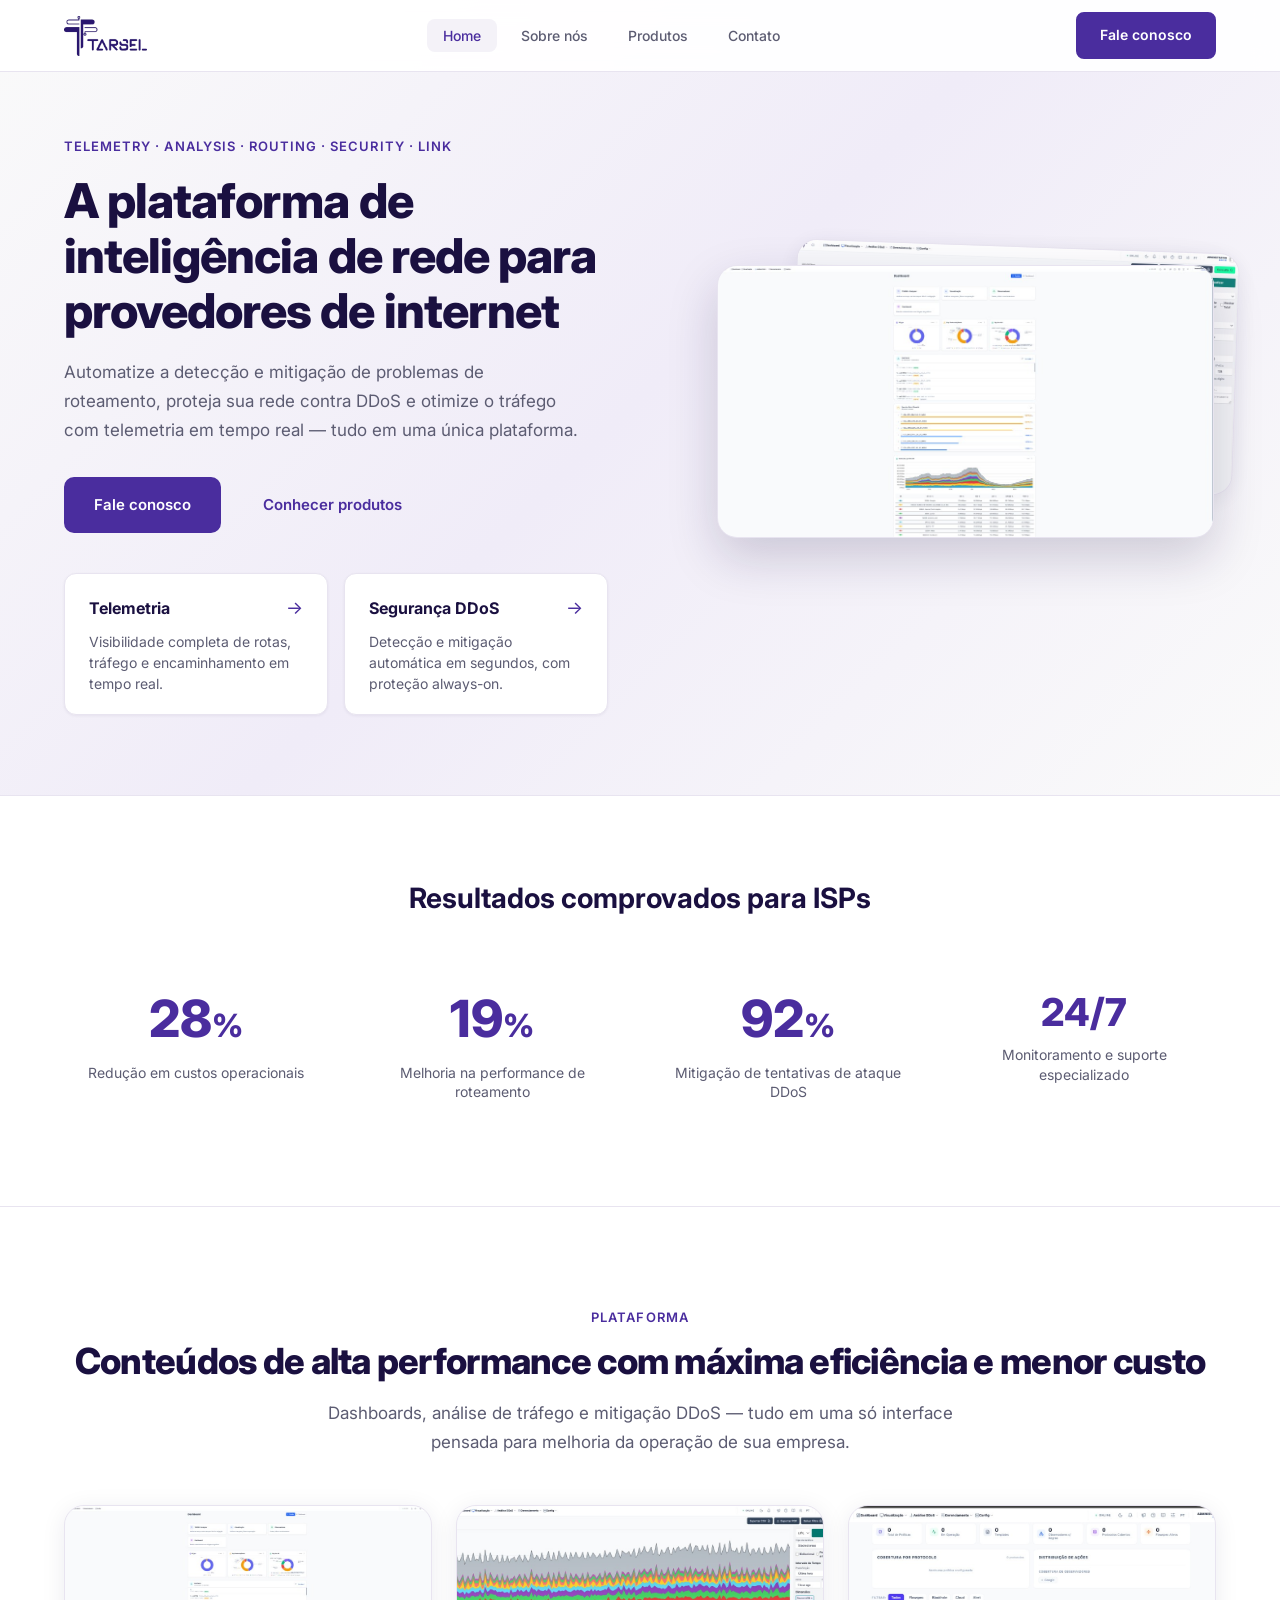
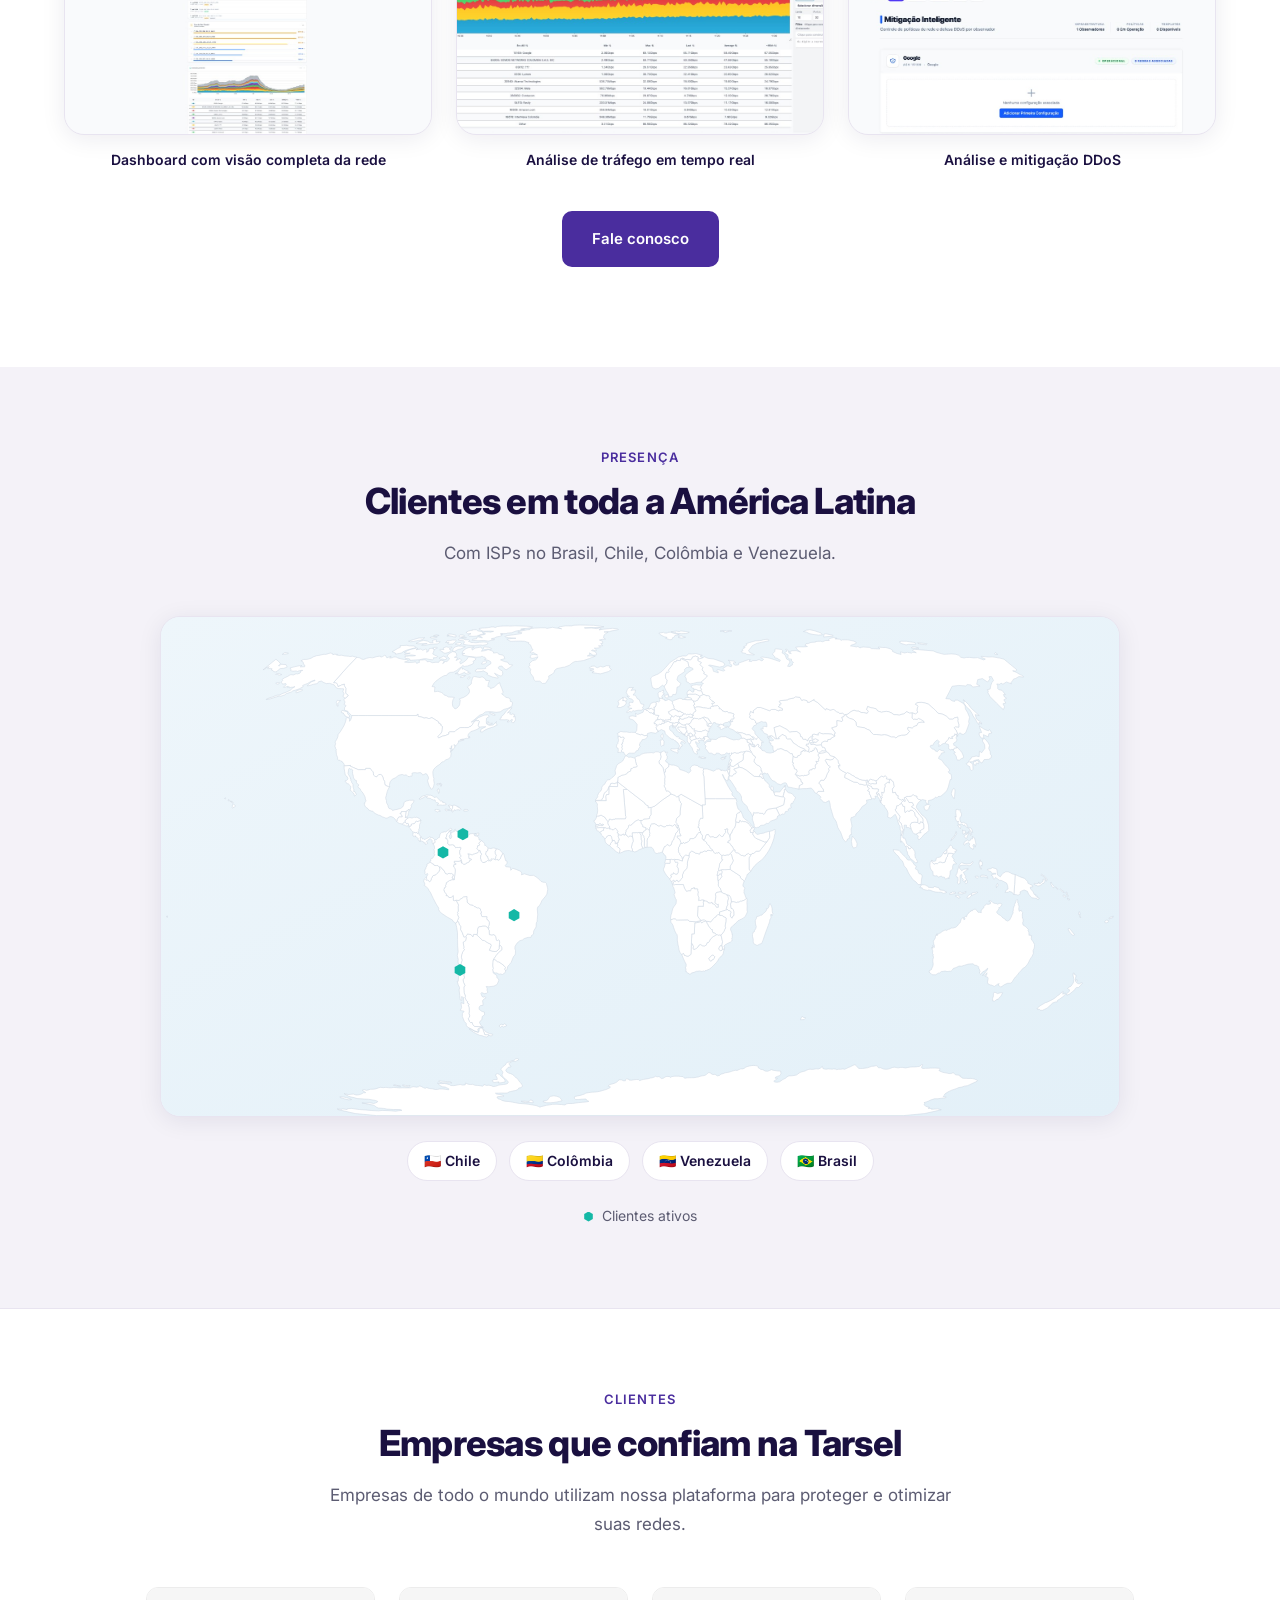
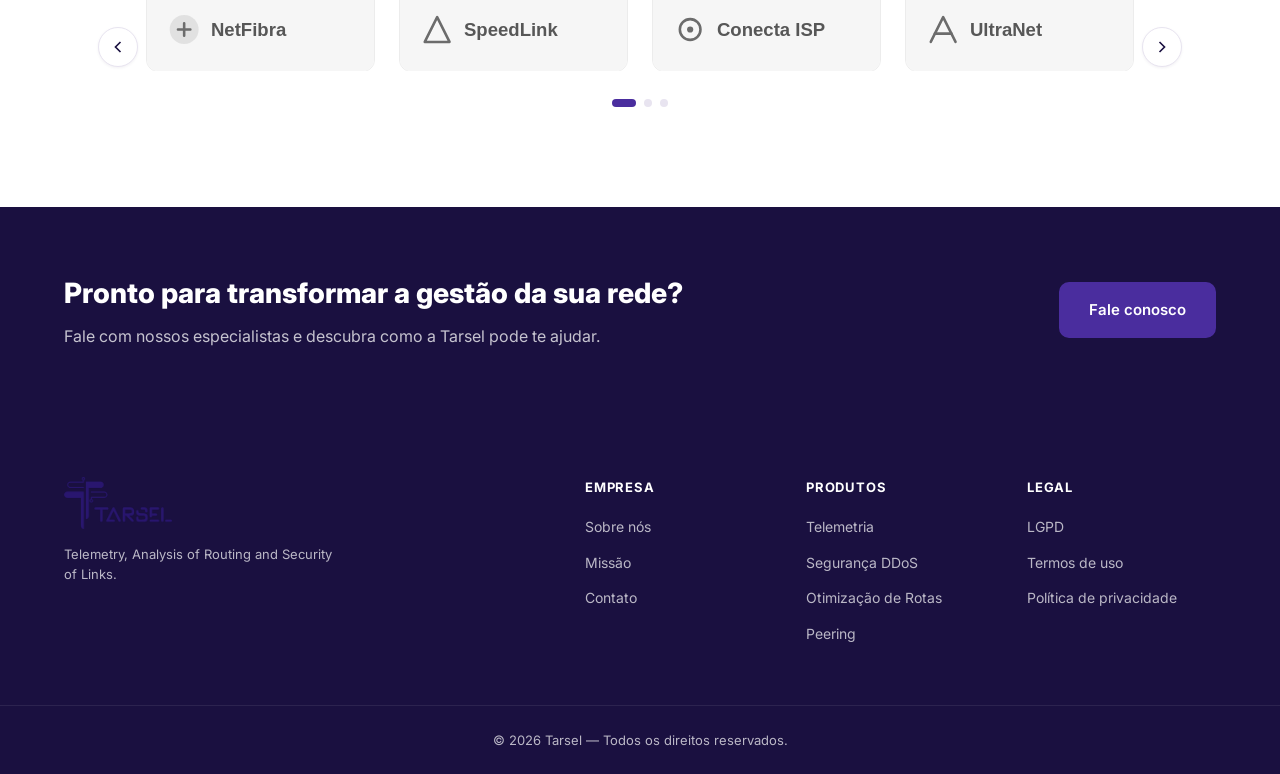
<file: index.html>
<!DOCTYPE html>
<html lang="pt-BR">
<head>
  <meta charset="UTF-8">
  <meta name="viewport" content="width=device-width, initial-scale=1.0">
  <meta name="description" content="Tarsel — Telemetria, análise de roteamento e segurança para ISPs na América Latina.">
  <title>Tarsel — Inteligência de Rede para ISPs</title>
  <link rel="preconnect" href="https://fonts.googleapis.com">
  <link rel="preconnect" href="https://fonts.gstatic.com" crossorigin>
  <link href="https://fonts.googleapis.com/css2?family=Inter:wght@400;500;600;700;800&display=swap" rel="stylesheet">
  <link rel="stylesheet" href="css/styles.css">
  <link rel="icon" href="assets/logo-transparent.png" type="image/png">
</head>
<body>

  <header class="header" id="header">
    <div class="container header__inner">
      <a href="index.html" class="header__logo" aria-label="Tarsel — Página inicial">
        <img src="assets/logo-transparent.png" alt="Tarsel" class="header__logo-img">
      </a>
      <nav class="nav" id="nav" aria-label="Menu principal">
        <ul class="nav__list">
          <li><a href="index.html" class="nav__link nav__link--active">Home</a></li>
          <li><a href="sobre.html" class="nav__link">Sobre nós</a></li>
          <li><a href="produtos.html" class="nav__link">Produtos</a></li>
          <li><a href="contato.html" class="nav__link">Contato</a></li>
        </ul>
      </nav>
      <div class="header__actions">
        <a href="contato.html" class="btn btn--primary">Fale conosco</a>
      </div>
      <button class="header__toggle" id="menu-toggle" aria-label="Abrir menu" aria-expanded="false">
        <span></span><span></span><span></span>
      </button>
    </div>
  </header>

  <main>

    <!-- Hero -->
    <section class="hero">
      <div class="container hero__inner">
        <div class="hero__content">
          <p class="hero__eyebrow">Telemetry · Analysis · Routing · Security · Link</p>
          <h1 class="hero__title">A plataforma de inteligência de rede para provedores de internet</h1>
          <p class="hero__subtitle">
            Automatize a detecção e mitigação de problemas de roteamento, proteja sua rede contra DDoS e otimize o tráfego com telemetria em tempo real — tudo em uma única plataforma.
          </p>
          <div class="hero__actions">
            <a href="contato.html" class="btn btn--primary btn--lg">Fale conosco</a>
            <a href="produtos.html" class="btn btn--ghost btn--lg">Conhecer produtos</a>
          </div>
          <div class="hero__cards">
            <a href="produtos.html" class="feature-card">
              <div class="feature-card__header">
                <h3>Telemetria</h3>
                <span class="feature-card__arrow" aria-hidden="true">→</span>
              </div>
              <p>Visibilidade completa de rotas, tráfego e encaminhamento em tempo real.</p>
            </a>
            <a href="produtos.html" class="feature-card">
              <div class="feature-card__header">
                <h3>Segurança DDoS</h3>
                <span class="feature-card__arrow" aria-hidden="true">→</span>
              </div>
              <p>Detecção e mitigação automática em segundos, com proteção always-on.</p>
            </a>
          </div>
        </div>
        <div class="hero__visual">
          <div class="product-preview" aria-hidden="true">
            <img
              class="product-preview__img product-preview__img--back"
              src="assets/screenshots/traffic-analysis.jpg"
              alt=""
              width="1024"
              height="558"
              loading="eager"
            >
            <img
              class="product-preview__img product-preview__img--main"
              src="assets/screenshots/dashboard.jpg"
              alt="Dashboard da plataforma Tarsel com telemetria e análise de tráfego"
              width="1024"
              height="561"
              loading="eager"
            >
          </div>
        </div>
      </div>
    </section>

    <!-- Stats -->
    <section class="stats">
      <div class="container">
        <h2 class="stats__heading">Resultados comprovados para ISPs</h2>
        <div class="stats__grid">
          <div class="stat">
            <span class="stat__value" data-target="30">0</span><span class="stat__suffix">%</span>
            <span class="stat__label">Redução em custos operacionais</span>
          </div>
          <div class="stat">
            <span class="stat__value" data-target="20">0</span><span class="stat__suffix">%</span>
            <span class="stat__label">Melhoria na performance de roteamento</span>
          </div>
          <div class="stat">
            <span class="stat__value" data-target="98">0</span><span class="stat__suffix">%</span>
            <span class="stat__label">Mitigação de tentativas de ataque DDoS</span>
          </div>
          <div class="stat">
            <span class="stat__value stat__value--text">24/7</span>
            <span class="stat__label">Monitoramento e suporte especializado</span>
          </div>
        </div>
      </div>
    </section>

    <!-- Plataforma -->
    <section class="platform-showcase" id="plataforma">
      <div class="container">
        <div class="section-header section-header--center">
          <p class="section-header__eyebrow">Plataforma</p>
          <h2 class="section-header__title">Conteúdos de alta performance com máxima eficiência e menor custo</h2>
          <p class="section-header__subtitle">
            Dashboards, análise de tráfego e mitigação DDoS — tudo em uma só interface pensada para melhoria da operação de sua empresa.
          </p>
        </div>
        <div class="platform-showcase__grid">
          <figure class="platform-shot">
            <div class="platform-shot__frame">
              <img src="assets/screenshots/dashboard.jpg" alt="Dashboard Tarsel com widgets de telemetria e alertas" loading="lazy" width="1024" height="561">
            </div>
            <figcaption>Dashboard com visão completa da rede</figcaption>
          </figure>
          <figure class="platform-shot">
            <div class="platform-shot__frame">
              <img src="assets/screenshots/traffic-analysis.jpg" alt="Gráfico de análise de tráfego por ASN na Tarsel" loading="lazy" width="1024" height="558">
            </div>
            <figcaption>Análise de tráfego em tempo real</figcaption>
          </figure>
          <figure class="platform-shot">
            <div class="platform-shot__frame">
              <img src="assets/screenshots/ddos-analysis.jpg" alt="Tela de análise e mitigação DDoS da plataforma Tarsel" loading="lazy" width="1024" height="565">
            </div>
            <figcaption>Análise e mitigação DDoS</figcaption>
          </figure>
        </div>
        <div class="platform-showcase__cta">
          <a href="contato.html" class="btn btn--primary btn--lg">Fale conosco</a>
        </div>
      </div>
    </section>

    <!-- Mapa de presença -->
    <section class="presence-map" id="presenca">
      <div class="container">
        <div class="section-header section-header--center">
          <p class="section-header__eyebrow">Presença</p>
          <h2 class="section-header__title">Clientes em toda a América Latina</h2>
          <p class="section-header__subtitle">
            Com ISPs no Brasil, Chile, Colômbia e Venezuela.
          </p>
        </div>
        <div class="presence-map__canvas">
          <img
            class="presence-map__img"
            src="assets/map-world.svg"
            width="960"
            height="500"
            alt="Mapa mundial com clientes Tarsel no Chile, Colômbia, Venezuela e Brasil"
            loading="lazy"
          />
        </div>
        <div class="presence-map__countries">
          <span class="presence-map__country">🇨🇱 Chile</span>
          <span class="presence-map__country">🇨🇴 Colômbia</span>
          <span class="presence-map__country">🇻🇪 Venezuela</span>
          <span class="presence-map__country">🇧🇷 Brasil</span>
        </div>
        <p class="presence-map__legend"><span class="presence-map__legend-dot"></span> Clientes ativos</p>
      </div>
    </section>

    <!-- Clientes -->
    <section class="clients" id="clientes" aria-label="Nossos clientes">
      <div class="container">
        <div class="section-header section-header--center">
          <p class="section-header__eyebrow">Clientes</p>
          <h2 class="section-header__title">Empresas que confiam na Tarsel</h2>
          <p class="section-header__subtitle">
            Empresas de todo o mundo utilizam nossa plataforma para proteger e otimizar suas redes.
          </p>
        </div>
      </div>
      <div class="clients-carousel" data-clients-carousel>
        <button type="button" class="clients-carousel__btn clients-carousel__btn--prev" aria-label="Cliente anterior">
          <svg viewBox="0 0 24 24" fill="none" stroke="currentColor" stroke-width="2"><path d="M15 18l-6-6 6-6"/></svg>
        </button>
        <div class="clients-carousel__viewport">
          <div class="clients-carousel__track">
            <div class="clients-carousel__item"><img src="assets/clients/client-01.svg" alt="NetFibra" loading="lazy"></div>
            <div class="clients-carousel__item"><img src="assets/clients/client-02.svg" alt="SpeedLink" loading="lazy"></div>
            <div class="clients-carousel__item"><img src="assets/clients/client-03.svg" alt="Conecta ISP" loading="lazy"></div>
            <div class="clients-carousel__item"><img src="assets/clients/client-04.svg" alt="UltraNet" loading="lazy"></div>
            <div class="clients-carousel__item"><img src="assets/clients/client-05.svg" alt="DigitalLink" loading="lazy"></div>
            <div class="clients-carousel__item"><img src="assets/clients/client-06.svg" alt="FiberMax" loading="lazy"></div>
          </div>
        </div>
        <button type="button" class="clients-carousel__btn clients-carousel__btn--next" aria-label="Próximo cliente">
          <svg viewBox="0 0 24 24" fill="none" stroke="currentColor" stroke-width="2"><path d="M9 18l6-6-6-6"/></svg>
        </button>
        <div class="clients-carousel__dots" role="tablist" aria-label="Navegação do carrossel"></div>
      </div>
    </section>

    <!-- CTA -->
    <section class="cta-banner">
      <div class="container cta-banner__inner">
        <div>
          <h2>Pronto para transformar a gestão da sua rede?</h2>
          <p>Fale com nossos especialistas e descubra como a Tarsel pode te ajudar.</p>
        </div>
        <a href="contato.html" class="btn btn--primary btn--lg">Fale conosco</a>
      </div>
    </section>

  </main>

  <footer class="footer">
    <div class="container footer__inner">
      <div class="footer__brand">
        <img src="assets/logo-transparent.png" alt="Tarsel" class="footer__logo">
        <p>Telemetry, Analysis of Routing and Security of Links.</p>
      </div>
      <div class="footer__links">
        <div class="footer__col">
          <h4>Empresa</h4>
          <ul>
            <li><a href="sobre.html">Sobre nós</a></li>
            <li><a href="sobre.html#missao">Missão</a></li>
            <li><a href="contato.html">Contato</a></li>
          </ul>
        </div>
        <div class="footer__col">
          <h4>Produtos</h4>
          <ul>
            <li><a href="produtos.html">Telemetria</a></li>
            <li><a href="produtos.html">Segurança DDoS</a></li>
            <li><a href="produtos.html">Otimização de Rotas</a></li>
            <li><a href="produtos.html">Peering</a></li>
          </ul>
        </div>
        <div class="footer__col">
          <h4>Legal</h4>
          <ul>
            <li><a href="#">LGPD</a></li>
            <li><a href="#">Termos de uso</a></li>
            <li><a href="#">Política de privacidade</a></li>
          </ul>
        </div>
      </div>
    </div>
    <div class="footer__bottom">
      <div class="container">
        <p>&copy; 2026 Tarsel — Todos os direitos reservados.</p>
      </div>
    </div>
  </footer>

  <script src="js/main.js"></script>
</body>
</html>
</file>
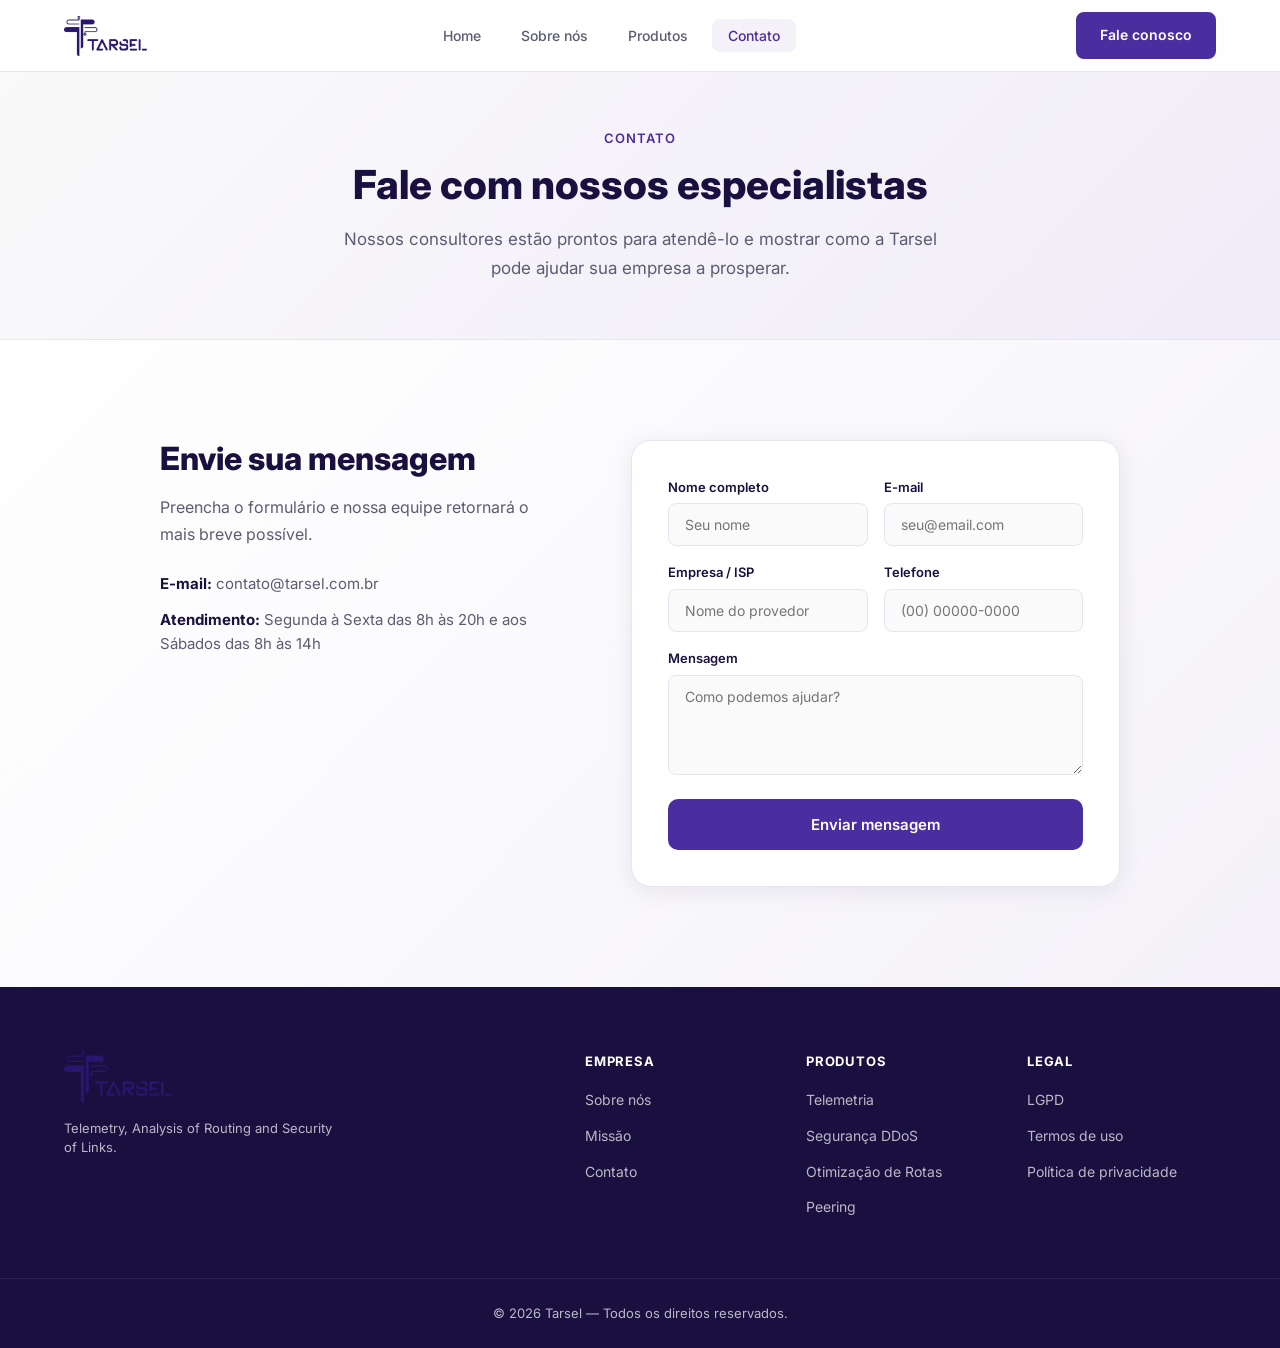
<file: contato.html>
<!DOCTYPE html>
<html lang="pt-BR">
<head>
  <meta charset="UTF-8">
  <meta name="viewport" content="width=device-width, initial-scale=1.0">
  <meta name="description" content="Entre em contato com a Tarsel — fale com nossos especialistas em inteligência de rede para ISPs.">
  <title>Contato — Tarsel</title>
  <link rel="preconnect" href="https://fonts.googleapis.com">
  <link rel="preconnect" href="https://fonts.gstatic.com" crossorigin>
  <link href="https://fonts.googleapis.com/css2?family=Inter:wght@400;500;600;700;800&display=swap" rel="stylesheet">
  <link rel="stylesheet" href="css/styles.css">
  <link rel="icon" href="assets/logo-transparent.png" type="image/png">
</head>
<body>

  <header class="header" id="header">
    <div class="container header__inner">
      <a href="index.html" class="header__logo" aria-label="Tarsel — Página inicial">
        <img src="assets/logo-transparent.png" alt="Tarsel" class="header__logo-img">
      </a>
      <nav class="nav" id="nav" aria-label="Menu principal">
        <ul class="nav__list">
          <li><a href="index.html" class="nav__link">Home</a></li>
          <li><a href="sobre.html" class="nav__link">Sobre nós</a></li>
          <li><a href="produtos.html" class="nav__link">Produtos</a></li>
          <li><a href="contato.html" class="nav__link nav__link--active">Contato</a></li>
        </ul>
      </nav>
      <div class="header__actions">
        <a href="contato.html" class="btn btn--primary">Fale conosco</a>
      </div>
      <button class="header__toggle" id="menu-toggle" aria-label="Abrir menu" aria-expanded="false">
        <span></span><span></span><span></span>
      </button>
    </div>
  </header>

  <main>
    <section class="page-hero">
      <div class="container">
        <p class="section-header__eyebrow">Contato</p>
        <h1 class="page-hero__title">Fale com nossos especialistas</h1>
        <p class="page-hero__subtitle">Nossos consultores estão prontos para atendê-lo e mostrar como a Tarsel pode ajudar sua empresa a prosperar.</p>
      </div>
    </section>

    <section class="cta cta--page">
      <div class="container">
        <div class="cta__inner">
          <div class="cta__content">
            <h2>Envie sua mensagem</h2>
            <p>Preencha o formulário e nossa equipe retornará o mais breve possível.</p>
            <ul class="contact-info">
              <li><strong>E-mail:</strong> contato@tarsel.com.br</li>
              <li><strong>Atendimento:</strong> Segunda à Sexta das 8h às 20h e aos Sábados das 8h às 14h</li>
            </ul>
          </div>
          <form class="contact-form" id="contact-form">
          <div class="contact-form__row">
            <div class="form-group">
              <label for="nome">Nome completo</label>
              <input type="text" id="nome" name="nome" placeholder="Seu nome" required>
            </div>
            <div class="form-group">
              <label for="email">E-mail</label>
              <input type="email" id="email" name="email" placeholder="seu@email.com" required>
            </div>
          </div>
          <div class="contact-form__row">
            <div class="form-group">
              <label for="empresa">Empresa / ISP</label>
              <input type="text" id="empresa" name="empresa" placeholder="Nome do provedor">
            </div>
            <div class="form-group">
              <label for="telefone">Telefone</label>
              <input type="tel" id="telefone" name="telefone" placeholder="(00) 00000-0000">
            </div>
          </div>
          <div class="form-group">
            <label for="mensagem">Mensagem</label>
            <textarea id="mensagem" name="mensagem" rows="4" placeholder="Como podemos ajudar?"></textarea>
          </div>
          <button type="submit" class="btn btn--primary btn--lg btn--full">Enviar mensagem</button>
        </form>
        </div>
      </div>
    </section>
  </main>

  <footer class="footer">
    <div class="container footer__inner">
      <div class="footer__brand">
        <img src="assets/logo-transparent.png" alt="Tarsel" class="footer__logo">
        <p>Telemetry, Analysis of Routing and Security of Links.</p>
      </div>
      <div class="footer__links">
        <div class="footer__col">
          <h4>Empresa</h4>
          <ul>
            <li><a href="sobre.html">Sobre nós</a></li>
            <li><a href="sobre.html#missao">Missão</a></li>
            <li><a href="contato.html">Contato</a></li>
          </ul>
        </div>
        <div class="footer__col">
          <h4>Produtos</h4>
          <ul>
            <li><a href="produtos.html">Telemetria</a></li>
            <li><a href="produtos.html">Segurança DDoS</a></li>
            <li><a href="produtos.html">Otimização de Rotas</a></li>
            <li><a href="produtos.html">Peering</a></li>
          </ul>
        </div>
        <div class="footer__col">
          <h4>Legal</h4>
          <ul>
            <li><a href="#">LGPD</a></li>
            <li><a href="#">Termos de uso</a></li>
            <li><a href="#">Política de privacidade</a></li>
          </ul>
        </div>
      </div>
    </div>
    <div class="footer__bottom">
      <div class="container"><p>&copy; 2026 Tarsel — Todos os direitos reservados.</p></div>
    </div>
  </footer>

  <script src="js/main.js"></script>
</body>
</html>
</file>
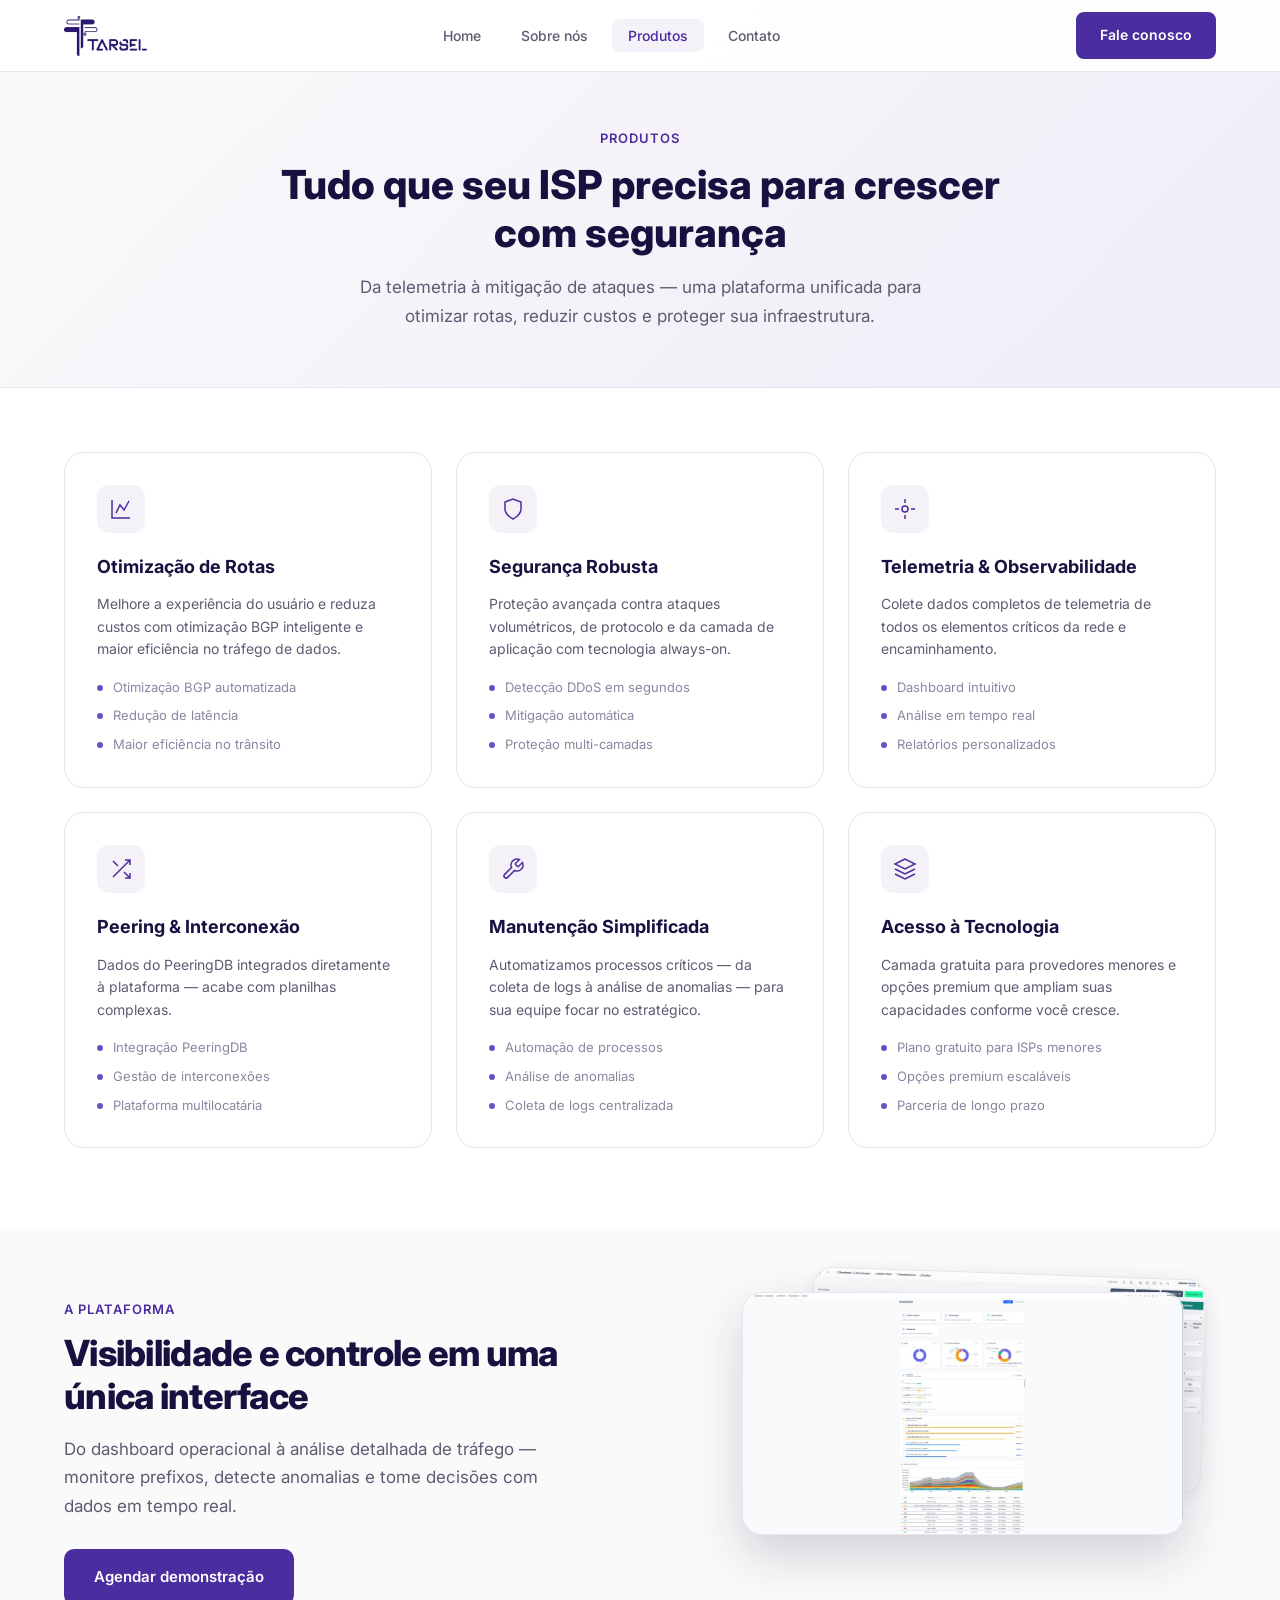
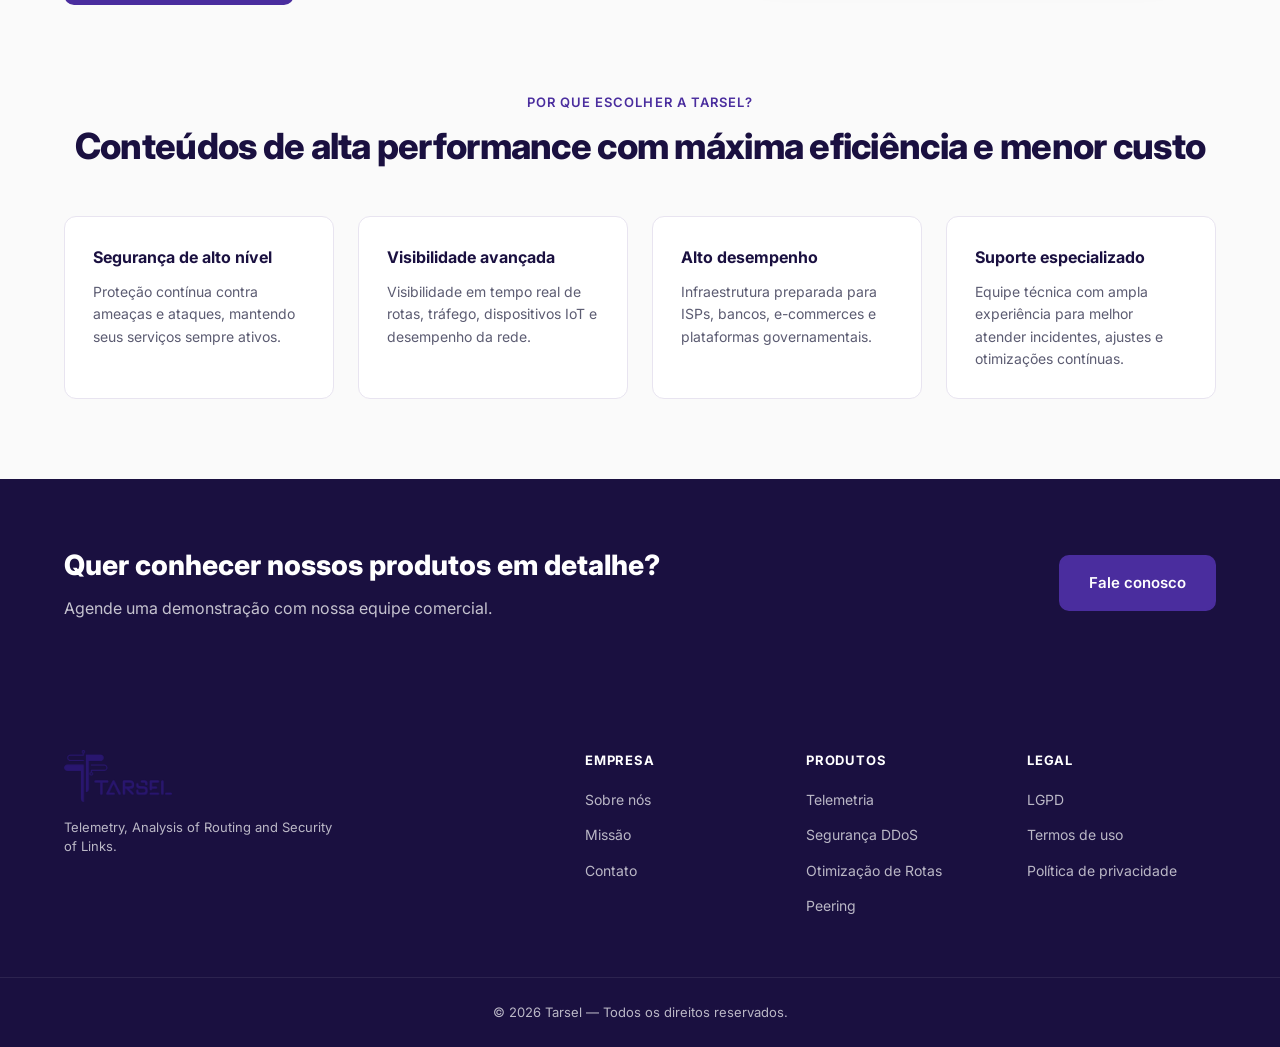
<file: produtos.html>
<!DOCTYPE html>
<html lang="pt-BR">
<head>
  <meta charset="UTF-8">
  <meta name="viewport" content="width=device-width, initial-scale=1.0">
  <meta name="description" content="Produtos Tarsel — Telemetria, segurança DDoS, otimização de rotas e peering para ISPs.">
  <title>Produtos — Tarsel</title>
  <link rel="preconnect" href="https://fonts.googleapis.com">
  <link rel="preconnect" href="https://fonts.gstatic.com" crossorigin>
  <link href="https://fonts.googleapis.com/css2?family=Inter:wght@400;500;600;700;800&display=swap" rel="stylesheet">
  <link rel="stylesheet" href="css/styles.css">
  <link rel="icon" href="assets/logo-transparent.png" type="image/png">
</head>
<body>

  <header class="header" id="header">
    <div class="container header__inner">
      <a href="index.html" class="header__logo" aria-label="Tarsel — Página inicial">
        <img src="assets/logo-transparent.png" alt="Tarsel" class="header__logo-img">
      </a>
      <nav class="nav" id="nav" aria-label="Menu principal">
        <ul class="nav__list">
          <li><a href="index.html" class="nav__link">Home</a></li>
          <li><a href="sobre.html" class="nav__link">Sobre nós</a></li>
          <li><a href="produtos.html" class="nav__link nav__link--active">Produtos</a></li>
          <li><a href="contato.html" class="nav__link">Contato</a></li>
        </ul>
      </nav>
      <div class="header__actions">
        <a href="contato.html" class="btn btn--primary">Fale conosco</a>
      </div>
      <button class="header__toggle" id="menu-toggle" aria-label="Abrir menu" aria-expanded="false">
        <span></span><span></span><span></span>
      </button>
    </div>
  </header>

  <main>
    <section class="page-hero">
      <div class="container">
        <p class="section-header__eyebrow">Produtos</p>
        <h1 class="page-hero__title">Tudo que seu ISP precisa para crescer com segurança</h1>
        <p class="page-hero__subtitle">Da telemetria à mitigação de ataques — uma plataforma unificada para otimizar rotas, reduzir custos e proteger sua infraestrutura.</p>
      </div>
    </section>

    <section class="solutions solutions--page page-content page-content--white">
      <div class="container">
        <div class="solutions__grid">
          <article class="solution-card">
            <div class="solution-card__icon">
              <svg viewBox="0 0 24 24" fill="none" stroke="currentColor" stroke-width="1.5"><path d="M3 3v18h18"/><path d="M7 16l4-8 4 5 5-9"/></svg>
            </div>
            <h3>Otimização de Rotas</h3>
            <p>Melhore a experiência do usuário e reduza custos com otimização BGP inteligente e maior eficiência no tráfego de dados.</p>
            <ul>
              <li>Otimização BGP automatizada</li>
              <li>Redução de latência</li>
              <li>Maior eficiência no trânsito</li>
            </ul>
          </article>
          <article class="solution-card">
            <div class="solution-card__icon">
              <svg viewBox="0 0 24 24" fill="none" stroke="currentColor" stroke-width="1.5"><path d="M12 22s8-4 8-10V5l-8-3-8 3v7c0 6 8 10 8 10z"/></svg>
            </div>
            <h3>Segurança Robusta</h3>
            <p>Proteção avançada contra ataques volumétricos, de protocolo e da camada de aplicação com tecnologia always-on.</p>
            <ul>
              <li>Detecção DDoS em segundos</li>
              <li>Mitigação automática</li>
              <li>Proteção multi-camadas</li>
            </ul>
          </article>
          <article class="solution-card">
            <div class="solution-card__icon">
              <svg viewBox="0 0 24 24" fill="none" stroke="currentColor" stroke-width="1.5"><circle cx="12" cy="12" r="3"/><path d="M12 2v4M12 18v4M2 12h4M18 12h4"/></svg>
            </div>
            <h3>Telemetria &amp; Observabilidade</h3>
            <p>Colete dados completos de telemetria de todos os elementos críticos da rede e encaminhamento.</p>
            <ul>
              <li>Dashboard intuitivo</li>
              <li>Análise em tempo real</li>
              <li>Relatórios personalizados</li>
            </ul>
          </article>
          <article class="solution-card">
            <div class="solution-card__icon">
              <svg viewBox="0 0 24 24" fill="none" stroke="currentColor" stroke-width="1.5"><path d="M16 3h5v5M4 20L21 3M21 16v5h-5M15 15l6 6M4 4l5 5"/></svg>
            </div>
            <h3>Peering &amp; Interconexão</h3>
            <p>Dados do PeeringDB integrados diretamente à plataforma — acabe com planilhas complexas.</p>
            <ul>
              <li>Integração PeeringDB</li>
              <li>Gestão de interconexões</li>
              <li>Plataforma multilocatária</li>
            </ul>
          </article>
          <article class="solution-card">
            <div class="solution-card__icon">
              <svg viewBox="0 0 24 24" fill="none" stroke="currentColor" stroke-width="1.5"><path d="M14.7 6.3a1 1 0 000 1.4l1.6 1.6a1 1 0 001.4 0l3.77-3.77a6 6 0 01-7.94 7.94l-6.91 6.91a2.12 2.12 0 01-3-3l6.91-6.91a6 6 0 017.94-7.94l-3.76 3.76z"/></svg>
            </div>
            <h3>Manutenção Simplificada</h3>
            <p>Automatizamos processos críticos — da coleta de logs à análise de anomalias — para sua equipe focar no estratégico.</p>
            <ul>
              <li>Automação de processos</li>
              <li>Análise de anomalias</li>
              <li>Coleta de logs centralizada</li>
            </ul>
          </article>
          <article class="solution-card">
            <div class="solution-card__icon">
              <svg viewBox="0 0 24 24" fill="none" stroke="currentColor" stroke-width="1.5"><path d="M12 2L2 7l10 5 10-5-10-5z"/><path d="M2 17l10 5 10-5M2 12l10 5 10-5"/></svg>
            </div>
            <h3>Acesso à Tecnologia</h3>
            <p>Camada gratuita para provedores menores e opções premium que ampliam suas capacidades conforme você cresce.</p>
            <ul>
              <li>Plano gratuito para ISPs menores</li>
              <li>Opções premium escaláveis</li>
              <li>Parceria de longo prazo</li>
            </ul>
          </article>
        </div>
      </div>
    </section>

    <section class="why page-content page-content--gray">
      <div class="container">
        <div class="platform-highlight">
          <div class="platform-highlight__content">
            <p class="section-header__eyebrow">A plataforma</p>
            <h2 class="section-header__title">Visibilidade e controle em uma única interface</h2>
            <p class="platform-highlight__text">
              Do dashboard operacional à análise detalhada de tráfego — monitore prefixos, detecte anomalias e tome decisões com dados em tempo real.
            </p>
            <a href="contato.html" class="btn btn--primary btn--lg">Agendar demonstração</a>
          </div>
          <div class="product-preview product-preview--page">
            <img
              class="product-preview__img product-preview__img--back"
              src="assets/screenshots/traffic-analysis.jpg"
              alt=""
              width="1024"
              height="558"
              loading="lazy"
            >
            <img
              class="product-preview__img product-preview__img--main"
              src="assets/screenshots/dashboard.jpg"
              alt="Interface do dashboard Tarsel"
              width="1024"
              height="561"
              loading="lazy"
            >
          </div>
        </div>
        <div class="section-header section-header--center">
          <p class="section-header__eyebrow">Por que escolher a Tarsel?</p>
          <h2 class="section-header__title">Conteúdos de alta performance com máxima eficiência e menor custo</h2>
        </div>
        <div class="why__grid">
          <div class="why-card">
            <h3>Segurança de alto nível</h3>
            <p>Proteção contínua contra ameaças e ataques, mantendo seus serviços sempre ativos.</p>
          </div>
          <div class="why-card">
            <h3>Visibilidade avançada</h3>
            <p>Visibilidade em tempo real de rotas, tráfego, dispositivos IoT e desempenho da rede.</p>
          </div>
          <div class="why-card">
            <h3>Alto desempenho</h3>
            <p>Infraestrutura preparada para ISPs, bancos, e-commerces e plataformas governamentais.</p>
          </div>
          <div class="why-card">
            <h3>Suporte especializado</h3>
            <p>Equipe técnica com ampla experiência para melhor atender incidentes, ajustes e otimizações contínuas.</p>
          </div>
        </div>
      </div>
    </section>

    <section class="cta-banner">
      <div class="container cta-banner__inner">
        <div>
          <h2>Quer conhecer nossos produtos em detalhe?</h2>
          <p>Agende uma demonstração com nossa equipe comercial.</p>
        </div>
        <a href="contato.html" class="btn btn--primary btn--lg">Fale conosco</a>
      </div>
    </section>
  </main>

  <footer class="footer">
    <div class="container footer__inner">
      <div class="footer__brand">
        <img src="assets/logo-transparent.png" alt="Tarsel" class="footer__logo">
        <p>Telemetry, Analysis of Routing and Security of Links.</p>
      </div>
      <div class="footer__links">
        <div class="footer__col">
          <h4>Empresa</h4>
          <ul>
            <li><a href="sobre.html">Sobre nós</a></li>
            <li><a href="sobre.html#missao">Missão</a></li>
            <li><a href="contato.html">Contato</a></li>
          </ul>
        </div>
        <div class="footer__col">
          <h4>Produtos</h4>
          <ul>
            <li><a href="produtos.html">Telemetria</a></li>
            <li><a href="produtos.html">Segurança DDoS</a></li>
            <li><a href="produtos.html">Otimização de Rotas</a></li>
            <li><a href="produtos.html">Peering</a></li>
          </ul>
        </div>
        <div class="footer__col">
          <h4>Legal</h4>
          <ul>
            <li><a href="#">LGPD</a></li>
            <li><a href="#">Termos de uso</a></li>
            <li><a href="#">Política de privacidade</a></li>
          </ul>
        </div>
      </div>
    </div>
    <div class="footer__bottom">
      <div class="container"><p>&copy; 2026 Tarsel — Todos os direitos reservados.</p></div>
    </div>
  </footer>

  <script src="js/main.js"></script>
</body>
</html>
</file>
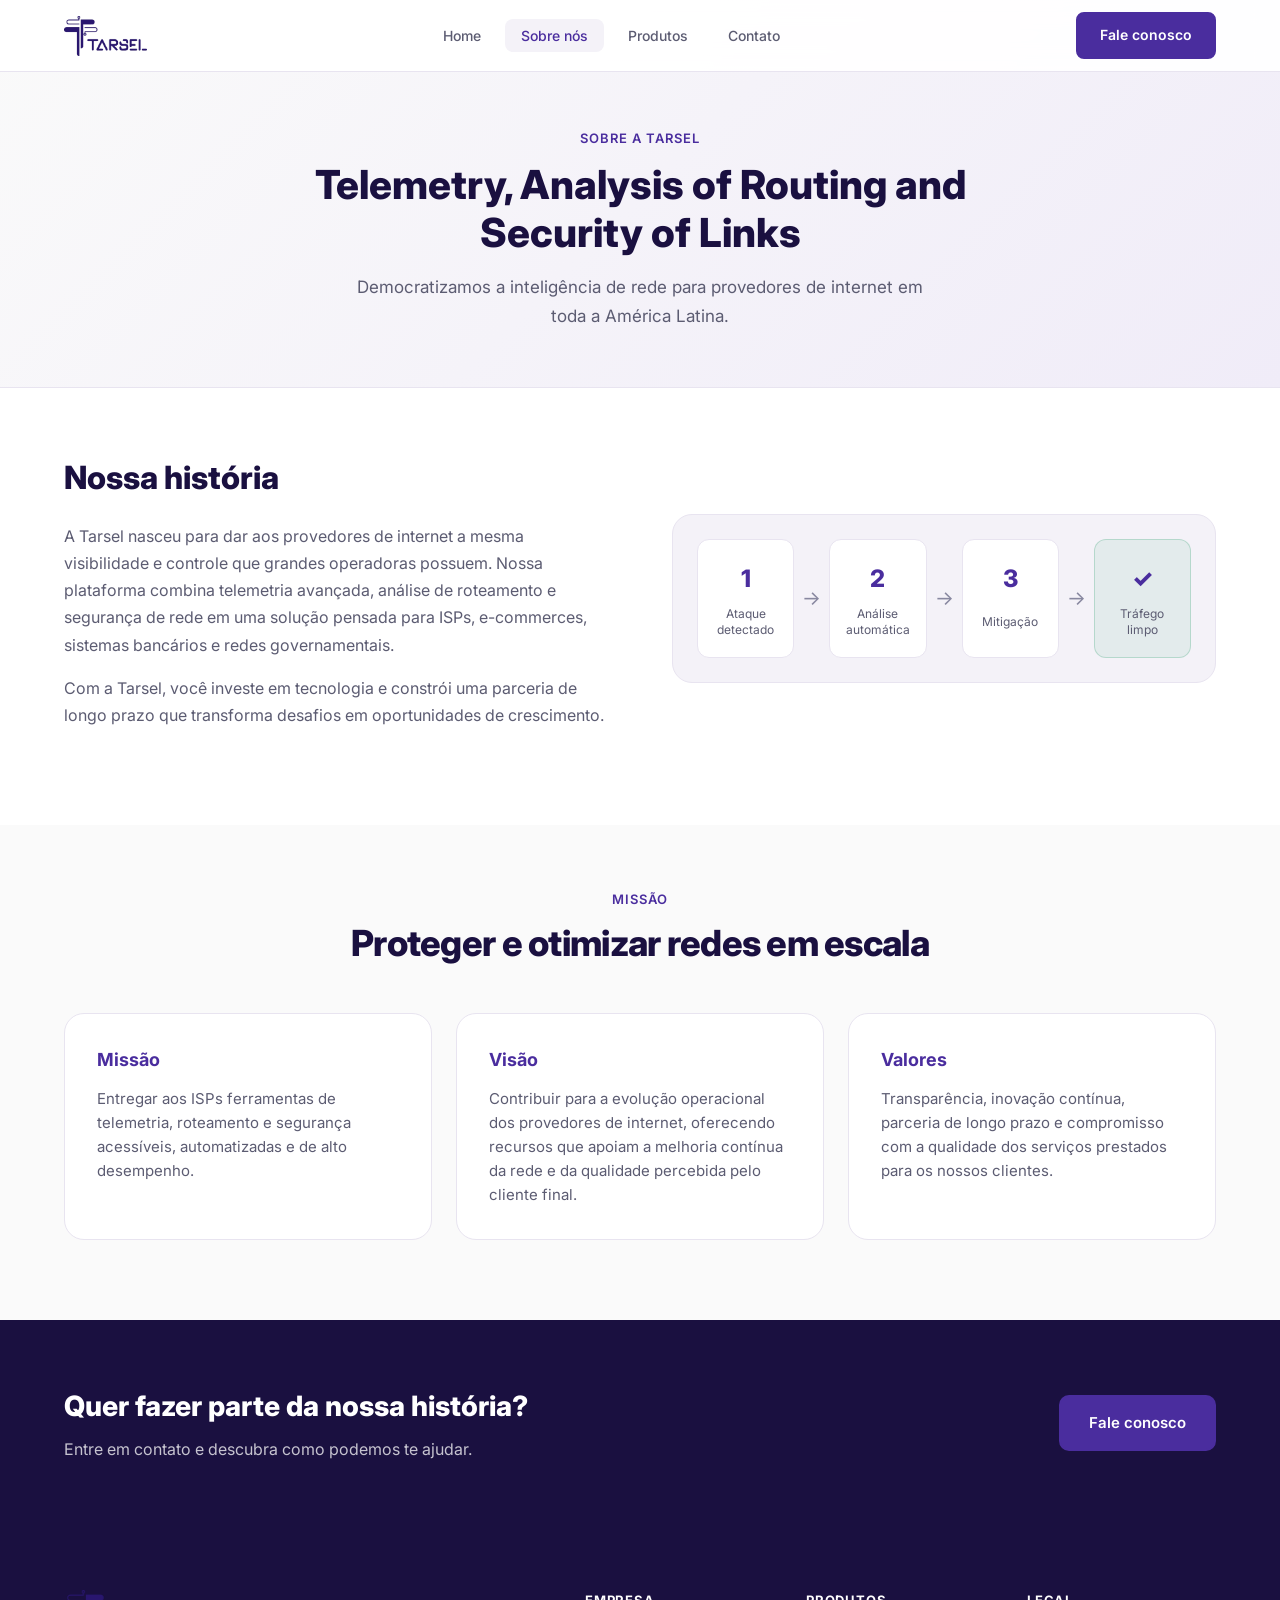
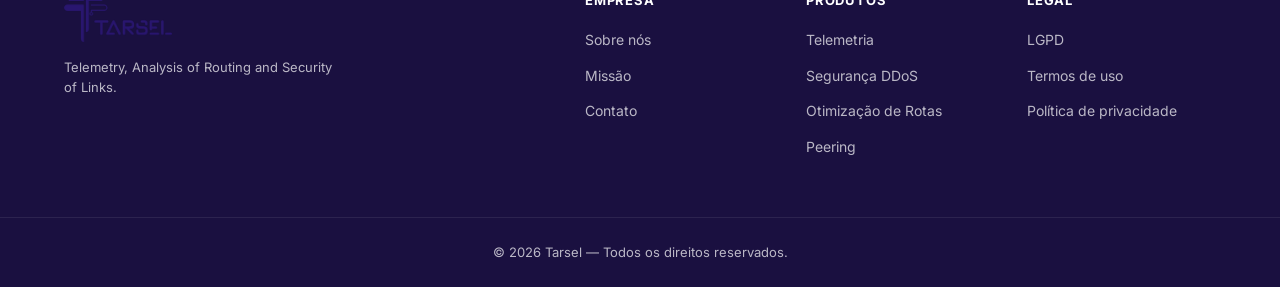
<file: sobre.html>
<!DOCTYPE html>
<html lang="pt-BR">
<head>
  <meta charset="UTF-8">
  <meta name="viewport" content="width=device-width, initial-scale=1.0">
  <meta name="description" content="Conheça a Tarsel — telemetria, análise de roteamento e segurança para ISPs na América Latina.">
  <title>Sobre nós — Tarsel</title>
  <link rel="preconnect" href="https://fonts.googleapis.com">
  <link rel="preconnect" href="https://fonts.gstatic.com" crossorigin>
  <link href="https://fonts.googleapis.com/css2?family=Inter:wght@400;500;600;700;800&display=swap" rel="stylesheet">
  <link rel="stylesheet" href="css/styles.css">
  <link rel="icon" href="assets/logo-transparent.png" type="image/png">
</head>
<body>

  <header class="header" id="header">
    <div class="container header__inner">
      <a href="index.html" class="header__logo" aria-label="Tarsel — Página inicial">
        <img src="assets/logo-transparent.png" alt="Tarsel" class="header__logo-img">
      </a>
      <nav class="nav" id="nav" aria-label="Menu principal">
        <ul class="nav__list">
          <li><a href="index.html" class="nav__link">Home</a></li>
          <li><a href="sobre.html" class="nav__link nav__link--active">Sobre nós</a></li>
          <li><a href="produtos.html" class="nav__link">Produtos</a></li>
          <li><a href="contato.html" class="nav__link">Contato</a></li>
        </ul>
      </nav>
      <div class="header__actions">
        <a href="contato.html" class="btn btn--primary">Fale conosco</a>
      </div>
      <button class="header__toggle" id="menu-toggle" aria-label="Abrir menu" aria-expanded="false">
        <span></span><span></span><span></span>
      </button>
    </div>
  </header>

  <main>
    <section class="page-hero">
      <div class="container">
        <p class="section-header__eyebrow">Sobre a Tarsel</p>
        <h1 class="page-hero__title">Telemetry, Analysis of Routing and Security of Links</h1>
        <p class="page-hero__subtitle">Democratizamos a inteligência de rede para provedores de internet em toda a América Latina.</p>
      </div>
    </section>

    <section class="page-content page-content--white">
      <div class="container about-section">
        <div class="about-section__content">
          <h2>Nossa história</h2>
          <p>
            A Tarsel nasceu para dar aos provedores de internet a mesma visibilidade e controle que grandes operadoras possuem. Nossa plataforma combina telemetria avançada, análise de roteamento e segurança de rede em uma solução pensada para ISPs, e-commerces, sistemas bancários e redes governamentais.
          </p>
          <p>
            Com a Tarsel, você investe em tecnologia e constrói uma parceria de longo prazo que transforma desafios em oportunidades de crescimento.
          </p>
        </div>
        <div class="about-section__visual">
          <div class="flow-diagram">
            <div class="flow-step">
              <span class="flow-step__num">1</span>
              <span class="flow-step__label">Ataque detectado</span>
            </div>
            <div class="flow-arrow">→</div>
            <div class="flow-step">
              <span class="flow-step__num">2</span>
              <span class="flow-step__label">Análise automática</span>
            </div>
            <div class="flow-arrow">→</div>
            <div class="flow-step">
              <span class="flow-step__num">3</span>
              <span class="flow-step__label">Mitigação</span>
            </div>
            <div class="flow-arrow">→</div>
            <div class="flow-step flow-step--success">
              <span class="flow-step__num">✓</span>
              <span class="flow-step__label">Tráfego limpo</span>
            </div>
          </div>
        </div>
      </div>
    </section>

    <section class="mission page-content page-content--gray" id="missao">
      <div class="container">
        <div class="section-header section-header--center">
          <p class="section-header__eyebrow">Missão</p>
          <h2 class="section-header__title">Proteger e otimizar redes em escala</h2>
        </div>
        <div class="mission__grid">
          <div class="mission-card">
            <h3>Missão</h3>
            <p>Entregar aos ISPs ferramentas de telemetria, roteamento e segurança acessíveis, automatizadas e de alto desempenho.</p>
          </div>
          <div class="mission-card">
            <h3>Visão</h3>
            <p>Contribuir para a evolução operacional dos provedores de internet, oferecendo recursos que apoiam a melhoria contínua da rede e da qualidade percebida pelo cliente final.</p>
          </div>
          <div class="mission-card">
            <h3>Valores</h3>
            <p>Transparência, inovação contínua, parceria de longo prazo e compromisso com a qualidade dos serviços prestados para os nossos clientes.</p>
          </div>
        </div>
      </div>
    </section>

    <section class="cta-banner">
      <div class="container cta-banner__inner">
        <div>
          <h2>Quer fazer parte da nossa história?</h2>
          <p>Entre em contato e descubra como podemos te ajudar.</p>
        </div>
        <a href="contato.html" class="btn btn--primary btn--lg">Fale conosco</a>
      </div>
    </section>
  </main>

  <footer class="footer">
    <div class="container footer__inner">
      <div class="footer__brand">
        <img src="assets/logo-transparent.png" alt="Tarsel" class="footer__logo">
        <p>Telemetry, Analysis of Routing and Security of Links.</p>
      </div>
      <div class="footer__links">
        <div class="footer__col">
          <h4>Empresa</h4>
          <ul>
            <li><a href="sobre.html">Sobre nós</a></li>
            <li><a href="sobre.html#missao">Missão</a></li>
            <li><a href="contato.html">Contato</a></li>
          </ul>
        </div>
        <div class="footer__col">
          <h4>Produtos</h4>
          <ul>
            <li><a href="produtos.html">Telemetria</a></li>
            <li><a href="produtos.html">Segurança DDoS</a></li>
            <li><a href="produtos.html">Otimização de Rotas</a></li>
            <li><a href="produtos.html">Peering</a></li>
          </ul>
        </div>
        <div class="footer__col">
          <h4>Legal</h4>
          <ul>
            <li><a href="#">LGPD</a></li>
            <li><a href="#">Termos de uso</a></li>
            <li><a href="#">Política de privacidade</a></li>
          </ul>
        </div>
      </div>
    </div>
    <div class="footer__bottom">
      <div class="container"><p>&copy; 2026 Tarsel — Todos os direitos reservados.</p></div>
    </div>
  </footer>

  <script src="js/main.js"></script>
</body>
</html>
</file>
<file: css/styles.css>
:root {
  --color-primary: #4a2d9e;
  --color-primary-dark: #30107b;
  --color-primary-light: #6b4fc7;
  --color-accent: #7c5cbf;
  --color-navy: #1a1040;
  --color-text: #1e1e2e;
  --color-text-muted: #5c5c72;
  --color-text-light: #8888a0;
  --color-bg: #fafafa;
  --color-bg-white: #ffffff;
  --color-bg-subtle: #f4f2f8;
  --color-border: #e8e4f0;
  --color-success: #2d9e6b;

  --font: 'Inter', -apple-system, BlinkMacSystemFont, 'Segoe UI', sans-serif;
  --radius: 12px;
  --radius-lg: 20px;
  --shadow-sm: 0 1px 3px rgba(26, 16, 64, 0.06);
  --shadow-md: 0 4px 24px rgba(26, 16, 64, 0.08);
  --shadow-lg: 0 12px 48px rgba(26, 16, 64, 0.12);
  --transition: 0.25s cubic-bezier(0.4, 0, 0.2, 1);
  --header-height: 72px;
}

*, *::before, *::after {
  box-sizing: border-box;
  margin: 0;
  padding: 0;
}

html {
  scroll-behavior: smooth;
  scroll-padding-top: var(--header-height);
}

body {
  font-family: var(--font);
  font-size: 16px;
  line-height: 1.6;
  color: var(--color-text);
  background: var(--color-bg);
  -webkit-font-smoothing: antialiased;
}

img {
  max-width: 100%;
  height: auto;
  display: block;
}

a {
  color: inherit;
  text-decoration: none;
}

ul {
  list-style: none;
}

.container {
  width: 100%;
  max-width: 1200px;
  margin: 0 auto;
  padding: 0 24px;
}

/* ---- Buttons ---- */
.btn {
  display: inline-flex;
  align-items: center;
  justify-content: center;
  gap: 8px;
  padding: 10px 22px;
  font-family: var(--font);
  font-size: 14px;
  font-weight: 600;
  border-radius: 8px;
  border: 2px solid transparent;
  cursor: pointer;
  transition: all var(--transition);
  white-space: nowrap;
}

.btn--primary {
  background: var(--color-primary);
  color: #fff;
  border-color: var(--color-primary);
}

.btn--primary:hover {
  background: var(--color-primary-dark);
  border-color: var(--color-primary-dark);
  transform: translateY(-1px);
  box-shadow: 0 4px 16px rgba(74, 45, 158, 0.35);
}

.btn--outline {
  background: transparent;
  color: var(--color-navy);
  border-color: var(--color-navy);
}

.btn--outline:hover {
  background: var(--color-navy);
  color: #fff;
}

.btn--ghost {
  background: transparent;
  color: var(--color-primary);
  border-color: transparent;
}

.btn--ghost:hover {
  background: var(--color-bg-subtle);
}

.btn--lg {
  padding: 14px 28px;
  font-size: 15px;
  border-radius: 10px;
}

.btn--full {
  width: 100%;
}

/* ---- Header ---- */
.header {
  position: fixed;
  top: 0;
  left: 0;
  right: 0;
  z-index: 1000;
  height: var(--header-height);
  background: rgba(255, 255, 255, 0.92);
  backdrop-filter: blur(12px);
  border-bottom: 1px solid var(--color-border);
  transition: box-shadow var(--transition);
}

.header--scrolled {
  box-shadow: var(--shadow-sm);
}

.header__inner {
  display: flex;
  align-items: center;
  justify-content: space-between;
  height: 100%;
  gap: 24px;
}

.header__logo {
  display: flex;
  align-items: center;
  flex-shrink: 0;
}

.header__logo img,
.header__logo-img {
  height: 40px;
  width: auto;
}

.nav__list {
  display: flex;
  gap: 8px;
}

.nav__link {
  padding: 8px 16px;
  font-size: 14px;
  font-weight: 500;
  color: var(--color-text-muted);
  border-radius: 8px;
  transition: all var(--transition);
}

.nav__link:hover,
.nav__link--active {
  color: var(--color-primary);
  background: var(--color-bg-subtle);
}

.header__actions {
  display: flex;
  gap: 10px;
  align-items: center;
}

.header__toggle {
  display: none;
  flex-direction: column;
  gap: 5px;
  background: none;
  border: none;
  cursor: pointer;
  padding: 8px;
}

.header__toggle span {
  display: block;
  width: 24px;
  height: 2px;
  background: var(--color-navy);
  border-radius: 2px;
  transition: all var(--transition);
}

/* ---- Hero ---- */
.hero {
  padding: calc(var(--header-height) + 64px) 0 80px;
  background: linear-gradient(135deg, #fafafa 0%, #f0ecf8 50%, #fafafa 100%);
  overflow: hidden;
}

.hero__inner {
  display: grid;
  grid-template-columns: 1fr 1fr;
  gap: 64px;
  align-items: center;
}

.hero__eyebrow {
  font-size: 13px;
  font-weight: 600;
  letter-spacing: 0.08em;
  text-transform: uppercase;
  color: var(--color-primary);
  margin-bottom: 16px;
}

.hero__title {
  font-size: clamp(2rem, 4vw, 3rem);
  font-weight: 800;
  line-height: 1.15;
  color: var(--color-navy);
  margin-bottom: 20px;
  letter-spacing: -0.02em;
}

.hero__subtitle {
  font-size: 17px;
  color: var(--color-text-muted);
  line-height: 1.7;
  margin-bottom: 32px;
  max-width: 520px;
}

.hero__actions {
  display: flex;
  gap: 12px;
  flex-wrap: wrap;
  margin-bottom: 40px;
}

.hero__cards {
  display: grid;
  grid-template-columns: 1fr 1fr;
  gap: 16px;
}

.feature-card {
  background: var(--color-bg-white);
  border: 1px solid var(--color-border);
  border-radius: var(--radius);
  padding: 20px 24px;
  transition: all var(--transition);
  box-shadow: var(--shadow-sm);
}

.feature-card:hover {
  border-color: var(--color-primary-light);
  box-shadow: var(--shadow-md);
  transform: translateY(-2px);
}

.feature-card__header {
  display: flex;
  align-items: center;
  justify-content: space-between;
  margin-bottom: 8px;
}

.feature-card__header h3 {
  font-size: 16px;
  font-weight: 700;
  color: var(--color-navy);
}

.feature-card__arrow {
  color: var(--color-primary);
  font-size: 18px;
  transition: transform var(--transition);
}

.feature-card:hover .feature-card__arrow {
  transform: translateX(4px);
}

.feature-card p {
  font-size: 14px;
  color: var(--color-text-muted);
  line-height: 1.5;
}

/* Product preview (screenshots) */
.hero__visual {
  display: flex;
  align-items: center;
  justify-content: center;
}

.product-preview {
  position: relative;
  width: 100%;
  max-width: 540px;
  min-height: 320px;
  margin: 0 auto;
}

.product-preview__img {
  display: block;
  width: 100%;
  height: auto;
  border-radius: var(--radius-lg);
  border: 1px solid var(--color-border);
  box-shadow: var(--shadow-md);
  background: var(--color-bg-white);
}

.product-preview__img--back {
  position: absolute;
  top: -6%;
  right: -4%;
  width: 82%;
  z-index: 1;
  opacity: 0.92;
  transform: rotate(2deg);
}

.product-preview__img--main {
  position: relative;
  z-index: 2;
  width: 92%;
  margin-left: auto;
  box-shadow: 0 20px 50px rgba(26, 16, 64, 0.18);
}

.product-preview--page {
  max-width: 480px;
}

/* Platform showcase */
.platform-showcase {
  padding: 100px 0;
  background: var(--color-bg-white);
}

.platform-showcase__grid {
  display: grid;
  grid-template-columns: repeat(3, 1fr);
  gap: 24px;
  margin-top: 48px;
}

.platform-shot {
  margin: 0;
}

.platform-shot__frame {
  overflow: hidden;
  border-radius: var(--radius-lg);
  border: 1px solid var(--color-border);
  box-shadow: var(--shadow-md);
  background: var(--color-bg-subtle);
  aspect-ratio: 16 / 10;
}

.platform-shot--portrait .platform-shot__frame {
  aspect-ratio: 4 / 5;
  max-width: 280px;
  margin: 0 auto;
}

.platform-shot__frame img {
  display: block;
  width: 100%;
  height: 100%;
  object-fit: cover;
  object-position: top center;
}

.platform-shot figcaption {
  margin-top: 14px;
  font-size: 14px;
  font-weight: 600;
  color: var(--color-navy);
  text-align: center;
}

.platform-showcase__cta {
  display: flex;
  justify-content: center;
  margin-top: 40px;
}

.platform-highlight {
  display: grid;
  grid-template-columns: 1fr 1fr;
  gap: 64px;
  align-items: center;
  margin-bottom: 80px;
}

.platform-highlight__content .section-header__title {
  text-align: left;
  margin-bottom: 16px;
}

.platform-highlight__text {
  font-size: 17px;
  color: var(--color-text-muted);
  line-height: 1.7;
  margin-bottom: 28px;
  max-width: 480px;
}

/* Legacy network globe — removido do hero, mantido caso reutilize */
.network-globe {
  position: relative;
  width: 380px;
  height: 380px;
  color: var(--color-primary);
}

.network-globe__ring {
  position: absolute;
  border: 1px solid rgba(74, 45, 158, 0.15);
  border-radius: 50%;
  top: 50%;
  left: 50%;
  transform: translate(-50%, -50%);
}

.network-globe__ring--1 {
  width: 100%;
  height: 100%;
  animation: rotate 30s linear infinite;
}

.network-globe__ring--2 {
  width: 75%;
  height: 75%;
  border-color: rgba(74, 45, 158, 0.25);
  animation: rotate 20s linear infinite reverse;
}

.network-globe__ring--3 {
  width: 50%;
  height: 50%;
  border-color: rgba(74, 45, 158, 0.35);
  animation: rotate 15s linear infinite;
}

.network-globe__core {
  position: absolute;
  top: 50%;
  left: 50%;
  transform: translate(-50%, -50%);
  width: 200px;
  height: 200px;
}

.network-globe__pulse {
  position: absolute;
  top: 50%;
  left: 50%;
  transform: translate(-50%, -50%);
  width: 16px;
  height: 16px;
  background: var(--color-primary);
  border-radius: 50%;
  animation: pulse 2s ease-in-out infinite;
}

@keyframes rotate {
  to { transform: translate(-50%, -50%) rotate(360deg); }
}

@keyframes pulse {
  0%, 100% { box-shadow: 0 0 0 0 rgba(74, 45, 158, 0.4); }
  50% { box-shadow: 0 0 0 24px rgba(74, 45, 158, 0); }
}

/* ---- Stats ---- */
.stats {
  padding: 80px 0;
  background: var(--color-bg-white);
  border-top: 1px solid var(--color-border);
  border-bottom: 1px solid var(--color-border);
}

.stats__heading {
  text-align: center;
  font-size: clamp(1.25rem, 2.5vw, 1.75rem);
  font-weight: 700;
  color: var(--color-navy);
  margin-bottom: 48px;
}

.stats__grid {
  display: grid;
  grid-template-columns: repeat(4, 1fr);
  gap: 32px;
}

.stat {
  text-align: center;
  padding: 24px 16px;
}

.stat__value {
  font-size: clamp(2.5rem, 4vw, 3.5rem);
  font-weight: 800;
  color: var(--color-primary);
  line-height: 1;
}

.stat__value--text {
  font-size: clamp(2rem, 3vw, 2.75rem);
}

.stat__suffix {
  font-size: clamp(1.5rem, 2.5vw, 2rem);
  font-weight: 800;
  color: var(--color-primary);
}

.stat__label {
  display: block;
  margin-top: 12px;
  font-size: 14px;
  color: var(--color-text-muted);
  line-height: 1.4;
}

/* ---- Section headers ---- */
.section-header {
  margin-bottom: 48px;
}

.section-header--center {
  text-align: center;
}

.section-header__eyebrow {
  font-size: 13px;
  font-weight: 600;
  letter-spacing: 0.08em;
  text-transform: uppercase;
  color: var(--color-primary);
  margin-bottom: 12px;
}

.section-header__title {
  font-size: clamp(1.5rem, 3vw, 2.25rem);
  font-weight: 800;
  color: var(--color-navy);
  line-height: 1.2;
  letter-spacing: -0.02em;
  margin-bottom: 16px;
}

.section-header__subtitle {
  font-size: 17px;
  color: var(--color-text-muted);
  max-width: 640px;
  line-height: 1.7;
}

.section-header--center .section-header__subtitle {
  margin: 0 auto;
}

/* ---- Solutions ---- */
.solutions {
  padding: 60px 0 100px;
  background: var(--color-bg);
}

.solutions__grid {
  display: grid;
  grid-template-columns: repeat(3, 1fr);
  gap: 24px;
}

.solution-card {
  background: var(--color-bg-white);
  border: 1px solid var(--color-border);
  border-radius: var(--radius-lg);
  padding: 32px;
  transition: all var(--transition);
}

.solution-card:hover {
  border-color: var(--color-primary-light);
  box-shadow: var(--shadow-md);
  transform: translateY(-4px);
}

.solution-card__icon {
  width: 48px;
  height: 48px;
  background: var(--color-bg-subtle);
  border-radius: 12px;
  display: flex;
  align-items: center;
  justify-content: center;
  margin-bottom: 20px;
  color: var(--color-primary);
}

.solution-card__icon svg {
  width: 24px;
  height: 24px;
}

.solution-card h3 {
  font-size: 18px;
  font-weight: 700;
  color: var(--color-navy);
  margin-bottom: 12px;
}

.solution-card > p {
  font-size: 14px;
  color: var(--color-text-muted);
  line-height: 1.6;
  margin-bottom: 16px;
}

.solution-card ul {
  display: flex;
  flex-direction: column;
  gap: 8px;
}

.solution-card li {
  font-size: 13px;
  color: var(--color-text-light);
  padding-left: 16px;
  position: relative;
}

.solution-card li::before {
  content: '';
  position: absolute;
  left: 0;
  top: 8px;
  width: 6px;
  height: 6px;
  background: var(--color-primary-light);
  border-radius: 50%;
}

/* ---- About preview ---- */
.about-preview {
  padding: 100px 0;
  background: var(--color-navy);
  color: #fff;
}

.about-preview__inner {
  display: grid;
  grid-template-columns: 1fr 1fr;
  gap: 64px;
  align-items: center;
}

.about-preview .section-header__eyebrow {
  color: var(--color-accent);
}

.about-preview .section-header__title {
  color: #fff;
}

.about-preview__content p {
  color: rgba(255, 255, 255, 0.75);
  margin-bottom: 16px;
  line-height: 1.7;
}

.about-preview__content .btn {
  margin-top: 24px;
}

.flow-diagram {
  display: grid;
  grid-template-columns: 1fr auto 1fr auto 1fr auto 1fr;
  align-items: stretch;
  gap: 8px;
  width: 100%;
}

.flow-step {
  background: rgba(255, 255, 255, 0.08);
  border: 1px solid rgba(255, 255, 255, 0.12);
  border-radius: var(--radius);
  padding: 20px 12px;
  text-align: center;
  min-width: 0;
  display: flex;
  flex-direction: column;
  justify-content: center;
  align-items: center;
}

.flow-step--success {
  background: rgba(45, 158, 107, 0.15);
  border-color: rgba(45, 158, 107, 0.3);
}

.flow-step__num {
  display: block;
  font-size: 24px;
  font-weight: 800;
  color: var(--color-accent);
  margin-bottom: 8px;
}

.flow-step--success .flow-step__num {
  color: var(--color-success);
}

.flow-step__label {
  font-size: 12px;
  color: rgba(255, 255, 255, 0.7);
  line-height: 1.3;
  min-height: 2.6em;
  display: flex;
  align-items: center;
  justify-content: center;
}

.flow-arrow {
  color: rgba(255, 255, 255, 0.3);
  font-size: 20px;
  display: flex;
  align-items: center;
  justify-content: center;
}

/* ---- Why ---- */
.why {
  padding: 100px 0;
  background: var(--color-bg-subtle);
}

.why__grid {
  display: grid;
  grid-template-columns: repeat(4, 1fr);
  gap: 24px;
}

.why-card {
  background: var(--color-bg-white);
  border-radius: var(--radius);
  padding: 28px;
  border: 1px solid var(--color-border);
  transition: all var(--transition);
}

.why-card:hover {
  box-shadow: var(--shadow-md);
  transform: translateY(-2px);
}

.why-card h3 {
  font-size: 16px;
  font-weight: 700;
  color: var(--color-navy);
  margin-bottom: 10px;
}

.why-card p {
  font-size: 14px;
  color: var(--color-text-muted);
  line-height: 1.6;
}

/* ---- Presence map ---- */
.presence-map {
  padding: 80px 0;
  background: var(--color-bg-subtle);
}

.presence-map__canvas {
  max-width: 960px;
  margin: 0 auto;
  background: #eef6fb;
  border-radius: var(--radius-lg);
  border: 1px solid var(--color-border);
  box-shadow: var(--shadow-md);
  overflow: hidden;
  line-height: 0;
}

.presence-map__img {
  display: block;
  width: 100%;
  height: auto;
}

.presence-map__countries {
  display: flex;
  flex-wrap: wrap;
  justify-content: center;
  gap: 12px;
  margin-top: 24px;
}

.presence-map__country {
  font-size: 14px;
  font-weight: 600;
  color: var(--color-navy);
  background: var(--color-bg-white);
  border: 1px solid var(--color-border);
  padding: 8px 16px;
  border-radius: 999px;
}

.presence-map__legend {
  display: flex;
  justify-content: center;
  align-items: center;
  gap: 8px;
  margin-top: 24px;
  font-size: 14px;
  color: var(--color-text-muted);
}

.presence-map__legend-dot {
  display: inline-block;
  width: 10px;
  height: 10px;
  background: #14b8a6;
  clip-path: polygon(50% 0%, 93% 25%, 93% 75%, 50% 100%, 7% 75%, 7% 25%);
  flex-shrink: 0;
}

/* ---- Page hero (inner pages) ---- */
.page-hero {
  padding: calc(var(--header-height) + 56px) 0 56px;
  background: linear-gradient(135deg, #fafafa 0%, #f0ecf8 100%);
  text-align: center;
  border-bottom: 1px solid var(--color-border);
}

.page-hero .section-header__eyebrow {
  margin-bottom: 12px;
}

.page-hero__title {
  font-size: clamp(1.75rem, 3.5vw, 2.5rem);
  font-weight: 800;
  color: var(--color-navy);
  line-height: 1.2;
  margin-bottom: 16px;
  max-width: 720px;
  margin-left: auto;
  margin-right: auto;
}

.page-hero__subtitle {
  font-size: 17px;
  color: var(--color-text-muted);
  max-width: 600px;
  margin: 0 auto;
  line-height: 1.7;
}

.page-content {
  padding: 64px 0 80px;
}

.page-content--white {
  background: var(--color-bg-white);
}

.page-content--gray {
  background: var(--color-bg);
}

/* ---- CTA banner ---- */
.cta-banner {
  padding: 64px 0;
  background: var(--color-navy);
  color: #fff;
}

.cta-banner__inner {
  display: flex;
  align-items: center;
  justify-content: space-between;
  gap: 32px;
  flex-wrap: wrap;
}

.cta-banner h2 {
  font-size: clamp(1.25rem, 2.5vw, 1.75rem);
  font-weight: 800;
  margin-bottom: 8px;
}

.cta-banner p {
  color: rgba(255, 255, 255, 0.75);
  font-size: 16px;
}

/* ---- Mission ---- */
.mission {
  padding: 0;
}

.mission.page-content {
  padding: 64px 0 80px;
}

.mission__grid {
  display: grid;
  grid-template-columns: repeat(3, 1fr);
  gap: 24px;
}

.mission-card {
  background: var(--color-bg-white);
  border: 1px solid var(--color-border);
  border-radius: var(--radius-lg);
  padding: 32px;
}

.mission-card h3 {
  font-size: 18px;
  font-weight: 700;
  color: var(--color-primary);
  margin-bottom: 12px;
}

.mission-card p {
  font-size: 15px;
  color: var(--color-text-muted);
  line-height: 1.6;
}

.about-preview--page {
  padding: 0;
  background: transparent;
}

.about-section {
  display: grid;
  grid-template-columns: 1fr 1fr;
  gap: 64px;
  align-items: center;
}

.about-section__content h2 {
  font-size: clamp(1.5rem, 2.5vw, 2rem);
  font-weight: 800;
  color: var(--color-navy);
  margin-bottom: 20px;
}

.about-section__content p {
  color: var(--color-text-muted);
  line-height: 1.7;
  margin-bottom: 16px;
}

.about-section__visual .flow-diagram {
  background: var(--color-bg-subtle);
  padding: 24px;
  border-radius: var(--radius-lg);
  border: 1px solid var(--color-border);
}

.about-section__visual .flow-step {
  background: var(--color-bg-white);
  border-color: var(--color-border);
}

.about-section__visual .flow-step__num {
  color: var(--color-primary);
}

.about-section__visual .flow-step__label {
  color: var(--color-text-muted);
}

.about-section__visual .flow-step--success {
  background: rgba(45, 158, 107, 0.08);
  border-color: rgba(45, 158, 107, 0.25);
}

.about-section__visual .flow-arrow {
  color: var(--color-text-light);
}

.cta--page {
  padding: 64px 0 100px;
  background: var(--color-bg-subtle);
}

.cta--page .cta__inner {
  max-width: 960px;
  margin: 0 auto;
}

.contact-info {
  margin-top: 24px;
  display: flex;
  flex-direction: column;
  gap: 12px;
  list-style: none;
}

.contact-info li {
  font-size: 15px;
  color: var(--color-text-muted);
}

.contact-info strong {
  color: var(--color-navy);
}

.solutions--page {
  padding: 64px 0 80px;
  background: var(--color-bg-white);
}

.why.page-content {
  padding: 64px 0 80px;
  background: var(--color-bg);
}

/* ---- Clients carousel ---- */
.clients {
  padding: 80px 0 100px;
  background: var(--color-bg-white);
  border-top: 1px solid var(--color-border);
}

.clients-carousel {
  position: relative;
  max-width: 1100px;
  margin: 0 auto;
  padding: 0 56px;
}

.clients-carousel__viewport {
  overflow: hidden;
  width: 100%;
}

.clients-carousel__track {
  display: flex;
  gap: 24px;
  transition: transform 0.45s cubic-bezier(0.4, 0, 0.2, 1);
  will-change: transform;
}

.clients-carousel__item {
  flex: 0 0 calc(25% - 18px);
  min-width: 0;
}

.clients-carousel__item img {
  width: 100%;
  height: auto;
  display: block;
  border-radius: var(--radius);
  border: 1px solid var(--color-border);
  background: var(--color-bg-white);
  transition: all var(--transition);
  filter: grayscale(100%);
  opacity: 0.75;
}

.clients-carousel__item img:hover {
  filter: grayscale(0%);
  opacity: 1;
  border-color: var(--color-primary-light);
  box-shadow: var(--shadow-md);
}

.clients-carousel__btn {
  position: absolute;
  top: 50%;
  transform: translateY(-50%);
  width: 40px;
  height: 40px;
  border-radius: 50%;
  border: 1px solid var(--color-border);
  background: var(--color-bg-white);
  color: var(--color-navy);
  cursor: pointer;
  display: flex;
  align-items: center;
  justify-content: center;
  transition: all var(--transition);
  box-shadow: var(--shadow-sm);
  z-index: 2;
}

.clients-carousel__btn svg {
  width: 20px;
  height: 20px;
}

.clients-carousel__btn:hover {
  background: var(--color-primary);
  border-color: var(--color-primary);
  color: #fff;
}

.clients-carousel__btn--prev {
  left: 8px;
}

.clients-carousel__btn--next {
  right: 8px;
}

.clients-carousel__dots {
  display: flex;
  justify-content: center;
  gap: 8px;
  margin-top: 28px;
}

.clients-carousel__dot {
  width: 8px;
  height: 8px;
  border-radius: 50%;
  border: none;
  padding: 0;
  background: var(--color-border);
  cursor: pointer;
  transition: all var(--transition);
}

.clients-carousel__dot--active {
  background: var(--color-primary);
  width: 24px;
  border-radius: 4px;
}

/* ---- CTA / Contact ---- */
.cta {
  padding: 100px 0;
  background: linear-gradient(135deg, var(--color-bg-white) 0%, var(--color-bg-subtle) 100%);
}

.cta__inner {
  display: grid;
  grid-template-columns: 1fr 1.2fr;
  gap: 64px;
  align-items: start;
}

.cta__content h2 {
  font-size: clamp(1.5rem, 3vw, 2rem);
  font-weight: 800;
  color: var(--color-navy);
  line-height: 1.2;
  margin-bottom: 16px;
}

.cta__content p {
  color: var(--color-text-muted);
  font-size: 16px;
  line-height: 1.7;
}

.contact-form {
  background: var(--color-bg-white);
  border: 1px solid var(--color-border);
  border-radius: var(--radius-lg);
  padding: 36px;
  box-shadow: var(--shadow-md);
}

.contact-form__row {
  display: grid;
  grid-template-columns: 1fr 1fr;
  gap: 16px;
}

.form-group {
  margin-bottom: 16px;
}

.form-group label {
  display: block;
  font-size: 13px;
  font-weight: 600;
  color: var(--color-navy);
  margin-bottom: 6px;
}

.form-group input,
.form-group textarea {
  width: 100%;
  padding: 12px 16px;
  font-family: var(--font);
  font-size: 14px;
  border: 1px solid var(--color-border);
  border-radius: 8px;
  background: var(--color-bg);
  color: var(--color-text);
  transition: border-color var(--transition);
}

.form-group input:focus,
.form-group textarea:focus {
  outline: none;
  border-color: var(--color-primary);
  box-shadow: 0 0 0 3px rgba(74, 45, 158, 0.1);
}

.form-group textarea {
  resize: vertical;
  min-height: 100px;
}

/* ---- Footer ---- */
.footer {
  background: var(--color-navy);
  color: rgba(255, 255, 255, 0.7);
  padding-top: 64px;
}

.footer__inner {
  display: grid;
  grid-template-columns: 1.5fr 2fr;
  gap: 48px;
  padding-bottom: 48px;
}

.footer__brand img,
.footer__logo {
  height: 52px;
  width: auto;
  margin-bottom: 16px;
}

.footer__brand p {
  font-size: 13px;
  line-height: 1.5;
  max-width: 280px;
}

.footer__links {
  display: grid;
  grid-template-columns: repeat(3, 1fr);
  gap: 32px;
}

.footer__col h4 {
  font-size: 13px;
  font-weight: 700;
  color: #fff;
  text-transform: uppercase;
  letter-spacing: 0.06em;
  margin-bottom: 16px;
}

.footer__col li {
  margin-bottom: 10px;
}

.footer__col a {
  font-size: 14px;
  transition: color var(--transition);
}

.footer__col a:hover {
  color: var(--color-accent);
}

.footer__bottom {
  border-top: 1px solid rgba(255, 255, 255, 0.08);
  padding: 24px 0;
}

.footer__bottom p {
  font-size: 13px;
  text-align: center;
}

/* ---- Responsive ---- */
@media (max-width: 1024px) {
  .hero__inner,
  .about-preview__inner,
  .about-section,
  .cta__inner,
  .platform-highlight {
    grid-template-columns: 1fr;
    gap: 48px;
  }

  .hero__visual {
    order: -1;
  }

  .product-preview {
    max-width: 420px;
    min-height: 260px;
  }

  .platform-showcase__grid {
    grid-template-columns: 1fr;
    max-width: 560px;
    margin-left: auto;
    margin-right: auto;
  }

  .platform-highlight__content .section-header__title {
    text-align: center;
  }

  .platform-highlight__text {
    text-align: center;
    margin-left: auto;
    margin-right: auto;
  }

  .platform-highlight__content {
    text-align: center;
  }

  .platform-highlight__content .btn {
    margin: 0 auto;
  }

  .network-globe {
    width: 280px;
    height: 280px;
  }

  .solutions__grid {
    grid-template-columns: repeat(2, 1fr);
  }

  .why__grid {
    grid-template-columns: repeat(2, 1fr);
  }

  .stats__grid {
    grid-template-columns: repeat(2, 1fr);
  }

  .mission__grid {
    grid-template-columns: 1fr;
  }

  .cta-banner__inner {
    flex-direction: column;
    text-align: center;
  }

  .clients-carousel__item {
    flex: 0 0 calc(33.333% - 16px);
  }
}

@media (max-width: 768px) {
  .nav {
    position: fixed;
    top: var(--header-height);
    left: 0;
    right: 0;
    background: var(--color-bg-white);
    border-bottom: 1px solid var(--color-border);
    padding: 16px 24px;
    transform: translateY(-120%);
    opacity: 0;
    transition: all var(--transition);
    box-shadow: var(--shadow-md);
  }

  .nav--open {
    transform: translateY(0);
    opacity: 1;
  }

  .nav__list {
    flex-direction: column;
    gap: 4px;
  }

  .nav__link {
    display: block;
    padding: 12px 16px;
  }

  .header__actions {
    display: none;
  }

  .header__toggle {
    display: flex;
  }

  .header__toggle--active span:nth-child(1) {
    transform: rotate(45deg) translate(5px, 5px);
  }

  .header__toggle--active span:nth-child(2) {
    opacity: 0;
  }

  .header__toggle--active span:nth-child(3) {
    transform: rotate(-45deg) translate(5px, -5px);
  }

  .hero {
    padding-top: calc(var(--header-height) + 32px);
    padding-bottom: 48px;
  }

  .hero__cards {
    grid-template-columns: 1fr;
  }

  .solutions__grid,
  .why__grid {
    grid-template-columns: 1fr;
  }

  .stats__grid {
    grid-template-columns: 1fr 1fr;
    gap: 24px;
  }

  .clients-carousel {
    padding: 0 48px;
  }

  .clients-carousel__item {
    flex: 0 0 calc(50% - 12px);
  }

  .contact-form__row {
    grid-template-columns: 1fr;
  }

  .footer__inner {
    grid-template-columns: 1fr;
  }

  .footer__links {
    grid-template-columns: 1fr 1fr;
  }

  .flow-diagram {
    grid-template-columns: 1fr;
    max-width: 280px;
    margin: 0 auto;
  }

  .flow-arrow {
    transform: rotate(90deg);
  }
}

@media (max-width: 480px) {
  .stats__grid {
    grid-template-columns: 1fr;
  }

  .footer__links {
    grid-template-columns: 1fr;
  }

  .hero__actions {
    flex-direction: column;
  }

  .hero__actions .btn {
    width: 100%;
  }

  .clients-carousel {
    padding: 0 40px;
  }

  .clients-carousel__item {
    flex: 0 0 100%;
  }
}
</file>
